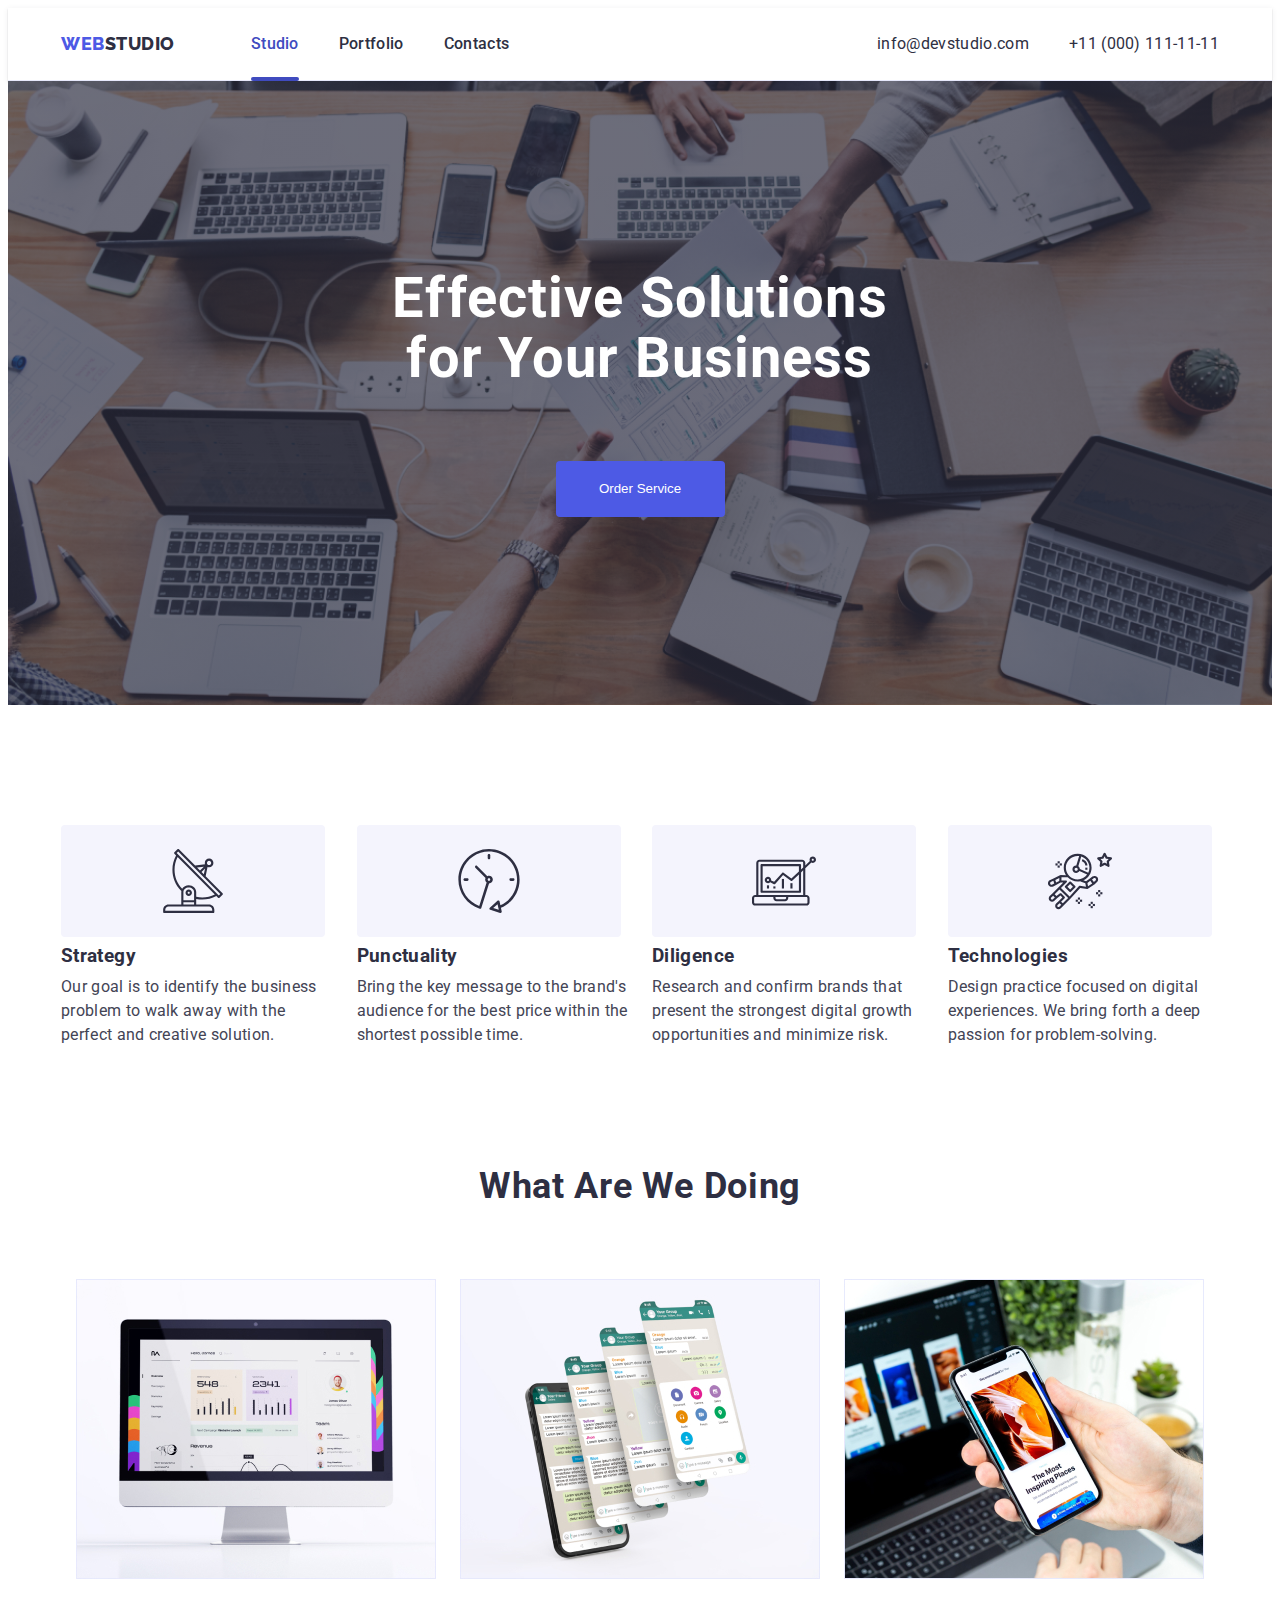
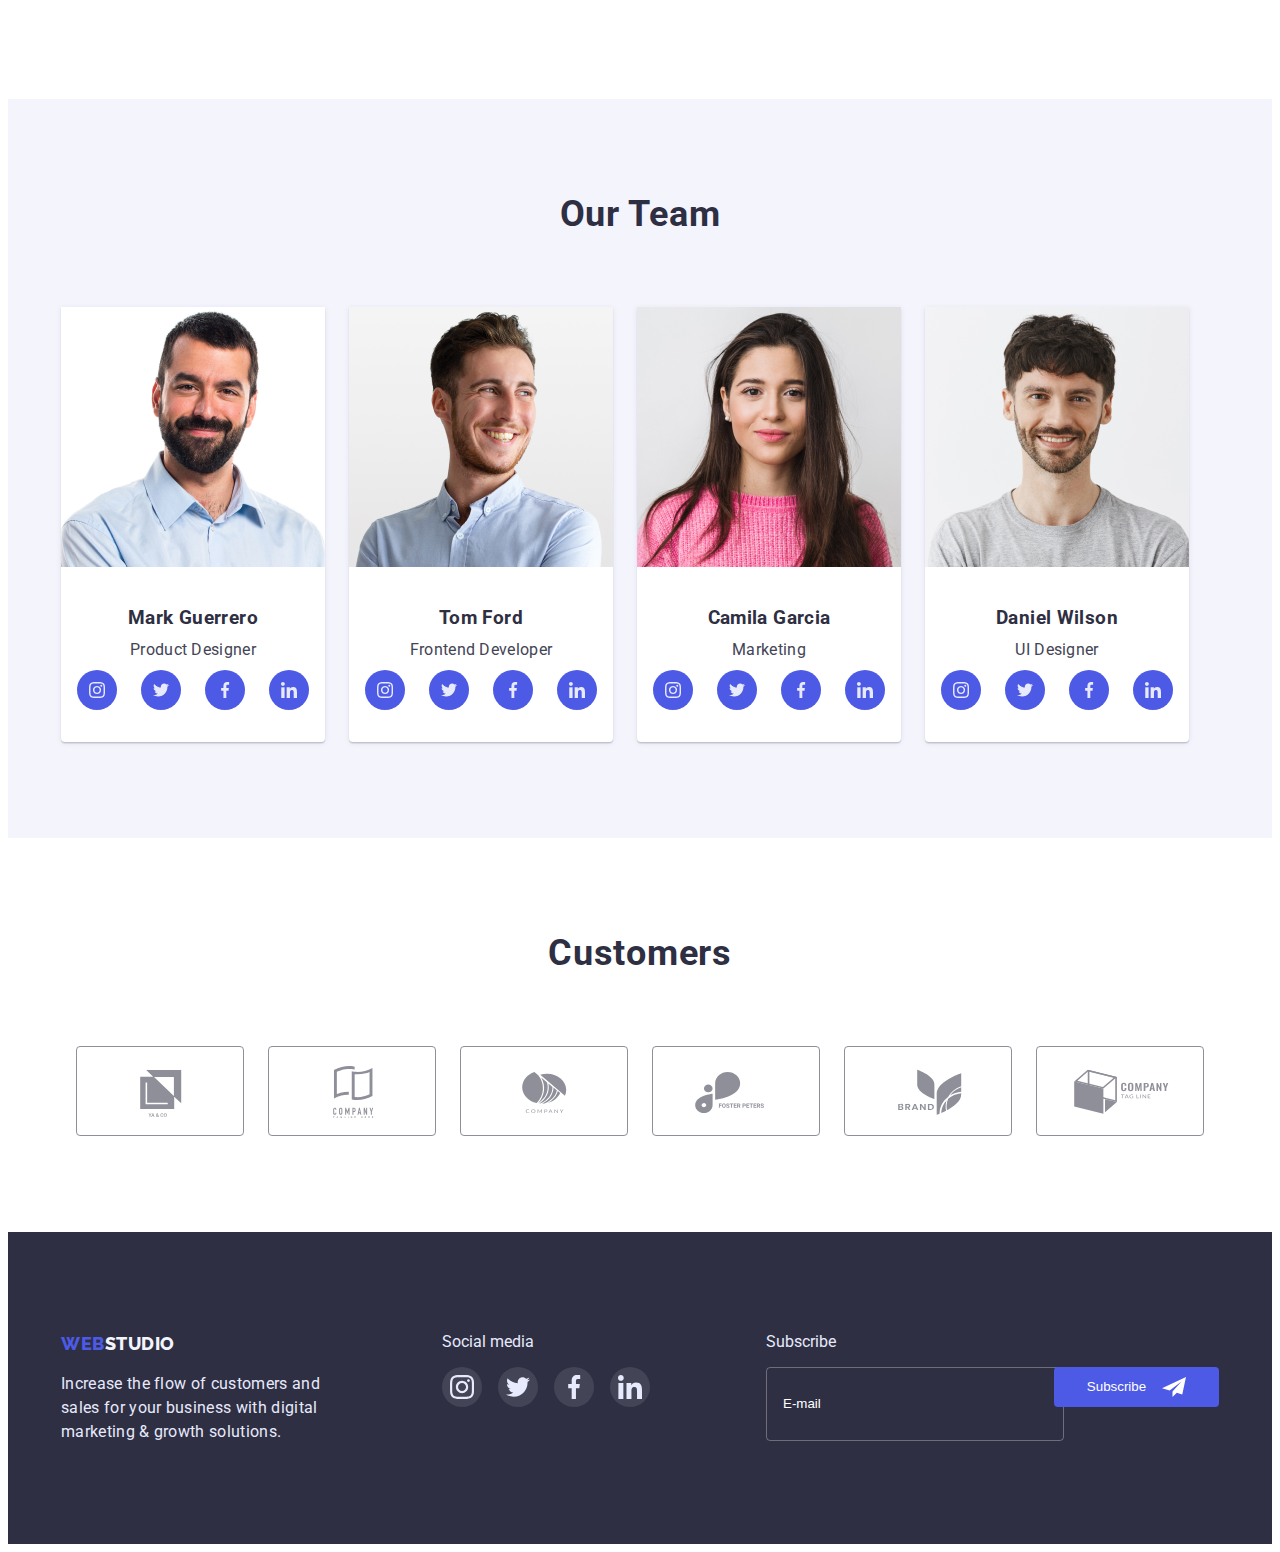
<file: index.html>
<!DOCTYPE html>
<html lang="en">
  <head>
    <meta charset="UTF-8" />
    <meta http-equiv="X-UA-Compatible" content="IE=edge" />
    <meta name="viewport" content="width=device-width, initial-scale=1.0" />
    <title>WebStudio</title>

    <link rel="preconnect" href="https://fonts.googleapis.com" />
    <link rel="preconnect" href="https://fonts.gstatic.com" crossorigin />
    <link
      href="https://fonts.googleapis.com/css2?family=Raleway:wght@800&family=Roboto:wght@400;500;700;900&display=swap"
      rel="stylesheet"
    />

    <link
      rel="stylesheet"
      href="https://cdnjs.cloudflare.com/ajax/libs/modern-normalize/1.1.0/modern-normalize.min.css"
      integrity="sha512-wpPYUAdjBVSE4KJnH1VR1HeZfpl1ub8YT/NKx4PuQ5NmX2tKuGu6U/JRp5y+Y8XG2tV+wKQpNHVUX03MfMFn9Q=="
      crossorigin="anonymous"
      referrerpolicy="no-referrer"
    />

    <link rel="stylesheet" href="./css/styles.css" />
  </head>

  <body>
    <!-- Шапка -->

    <header class="header">
      <div class="container">
<div class="container-header">
        <nav class="nav">
          <a class="logo-black" href="./index.html">Web<span>Studio</span></a>
          <ul class="nav-header">
            <li class="item studio-before active"><a class="nav-link studio" href="./index.html">Studio</a></li>
            <li class="item portfolio-before">
              <a class="nav-link" href="./portfolio.html">Portfolio</a>
            </li>
            <li class="item contacts-before"><a class="nav-link" href="#">Contacts</a></li>
          </ul>
        </nav>

        <address class="adress-container">
          <ul class="adress-link-header">
            <li class="item">
              <a class="adress-link" href="mailto:info@devstudio.com"
                >info@devstudio.com</a
              >
            </li>
            <li class="item">
              <a class="adress-link" href="tel:+110001111111"
                >+11 (000) 111-11-11</a
              >
            </li>
          </ul>
        </address>
       <button class="header-burger js-open-menu" type="button">
<svg class="mobile-menu-burger-icon" width="29" height="18">
<use href="./images/svg/icons.svg#icon-burger"></use>
</svg>
      </button>
      </div>
    <div class="mobile-menu js-menu-container">
      <button type="button" class="modal-close-btn js-close-menu" >
        <svg class="modal-mobile-menu js-close-menu" width="8" height="8">
        <use href="./images/svg/icons.svg#icon-close-model"></use>
        </svg>
      </button>

      <div class="mobile-menu-other">
        <div>
            <ul class="modal-window">
              <li class=""><a class="nav-link" href="./index.html">Studio</a></li>
              <li class="">
                <a class="nav-link" href="./portfolio.html">Portfolio</a>
              </li>
              <li class=""><a class="nav-link" href="#">Contacts</a></li>
            </ul>
        </div>

        <div>
          <address class="adress-container">
            <ul class="dress-link-header">
              <li class="item">
                <a class="adress-link window" href="tel:+110001111111"
                  >+11 (000) 111-11-11</a
                >
              </li>
              <li class="item">
                <a class="adress-link" href="mailto:info@devstudio.com"
                  >info@devstudio.com</a
                >
              </li>
            
            </ul>
          </address>

          <ul class="footer-social window">
            <li class="socials-item">
              <a class="footer-link-svg nobile" href="#">
                <svg class="footer-icon">
                  <use href="./images/svg/icons.svg#icon-instagram"></use>
                </svg>
              </a>
            </li>

            <li class="socials-item">
              <a class="footer-link-svg nobile" href="#">
                <svg class="footer-icon">
                  <use href="./images/svg/icons.svg#icon-twitter"></use>
                </svg>
              </a>
            </li>

            <li class="socials-item">
              <a class="footer-link-svg nobile" href="#">
                <svg class="footer-icon">
                  <use href="./images/svg/icons.svg#icon-facebook"></use>
                </svg>
              </a>
            </li>

            <li class="socials-item">
              <a class="footer-link-svg nobile" href="#">
                <svg class="footer-icon">
                  <use href="./images/svg/icons.svg#icon-linkedin"></use>
                </svg>
              </a>
            </li>
          </ul>
        </div>
      </div>

    </div>
      
    </header>

    <main>
      <!-- Верхний блок с кнопкой -->
      <section class="hero">
        <div class="container">
<h1 class="hero-title">Effective Solutions for Your Business</h1>
        <button class="head-button-home" type="button" data-modal-open>Order Service</button>
        </div>
        
      </section>

      <!-- Стратегии -->
      <section class="futures">
        <div class="container">
        <h2 class="visually-hidden">features</h2>
        <ul class="futures-info">
       
            <li class="futures-list">
             <div class="futures-bg">
              <svg class="futures-icon">
                <use href="./images/svg/icons.svg#icon-antenna"></use>
                    </svg>
             </div>
             
                <h3 class="futures-title">Strategy</h3>
                <p class="futures-text">
                  Our goal is to identify the business problem to walk away with the
                  perfect and creative solution.
                </p>
          </li>
       
          <li class="futures-list">
            <div class="futures-bg">
             <svg class="futures-icon">
               <use href="./images/svg/icons.svg#icon-clock"></use>
                   </svg>
            </div>
            
               <h3 class="futures-title">Punctuality</h3>
               <p class="futures-text">
                Bring the key message to the brand's audience for the best price
                within the shortest possible time.
               </p>
         </li>
         
         <li class="futures-list">
          <div class="futures-bg">
           <svg class="futures-icon">
             <use href="./images/svg/icons.svg#icon-diagram"></use>
                 </svg>
          </div>
          
             <h3 class="futures-title">Diligence</h3>
             <p class="futures-text">
              Research and confirm brands that present the strongest digital
              growth opportunities and minimize risk.
             </p>
         </li>
      
         <li class="futures-list">
          <div class="futures-bg">
           <svg class="futures-icon">
             <use href="./images/svg/icons.svg#icon-astronaut"></use>
                 </svg>
          </div>
          
             <h3 class="futures-title">Technologies</h3>
             <p class="futures-text">
              Design practice focused on digital experiences. We bring forth a
              deep passion for problem-solving.
             </p>
         </li>
        </ul></div>
        
      </section>

      <!-- Что мы делаем -->
      <section class="works">
        <div class="container">
          <h2 class="section-title">What are we doing</h2>
        <ul class="works-photo">
          <li>
             <img
    srcseet="./images/desc/doing/mac1x.jpg, ./images/desc/doing/mac@2x.jpg"
    src="./images/desc/doing/mac1x.jpg"
    alt="computer"
    width="360"
  />
          </li>
          <li>
            <img
    srcseet="./images/desc/doing/phones1x.jpg, ./images/desc/doing/phones@2x.jpg"
    src="./images/desc/doing/phones1x.jpg"
    alt="computer"
    width="360"/>
          </li>
          <li>
            <img
    srcseet="./images/desc/doing/hand-phone1x.jpg, ./images/desc/doing/hand-phone@2x.jpg"
    src="./images/desc/doing/hand-phone1x.jpg"
    alt="computer"
    width="360" />
          </li>
        </ul>
        </div>
        
      </section>

      <!-- Команда -->
      <section class="our-team">
        <div class="container">
     <h2 class="section-title">Our Team</h2>
        <ul class="team">
          <li class="team-cards">
            <img
    srcseet="./images/team/mark1x.jpg ./images/team/mark@2x.jpg"
    src="./images/team/mark1x.jpg"
    alt="Mark"
    width="100%" height="" />
            <div class="team-name">
              <h3 class="project-title">Mark Guerrero</h3>
              <p class="project-text">Product Designer</p>
              <ul class="socials-list">
                <li class="socials-item">
                    <a class="socials-link" href="#">
                      <svg class="socials-icon">
                        <use href="./images/svg/icons.svg#icon-instagram"></use>
                      </svg>
                    </a>
                  </li>
  
                  <li class="socials-item">
                    <a class="socials-link" href="#">
                      <svg class="socials-icon">
                        <use href="./images/svg/icons.svg#icon-twitter"></use>
                      </svg>
                    </a>
                  </li>
  
                  <li class="socials-item">
                    <a class="socials-link" href="#">
                      <svg class="socials-icon">
                        <use href="./images/svg/icons.svg#icon-facebook"></use>
                      </svg>
                    </a>
                  </li>
  
                  <li class="socials-item">
                    <a class="socials-link" href="#">
                      <svg class="socials-icon">
                        <use href="./images/svg/icons.svg#icon-linkedin"></use>
                      </svg>
                    </a>
                  </li>
              </ul>
            </div>
          </li>

          <li class="team-cards">
            <img
    srcseet="./images/team/tom1x.jpg ./images/team/tom@2x.jpg"
    src="./images/team/tom1x.jpg"
    alt="Tom"
    width="100%" height="" />
            <div class="team-name">
              <h3 class="project-title">Tom Ford</h3>
              <p class="project-text">Frontend Developer</p>
              <ul class="socials-list">
                <li class="socials-item">
                    <a class="socials-link" href="#">
                      <svg class="socials-icon">
                        <use href="./images/svg/icons.svg#icon-instagram"></use>
                      </svg>
                    </a>
                  </li>
  
                  <li class="socials-item">
                    <a class="socials-link" href="#">
                      <svg class="socials-icon">
                        <use href="./images/svg/icons.svg#icon-twitter"></use>
                      </svg>
                    </a>
                  </li>
  
                  <li class="socials-item">
                    <a class="socials-link" href="#">
                      <svg class="socials-icon">
                        <use href="./images/svg/icons.svg#icon-facebook"></use>
                      </svg>
                    </a>
                  </li>
  
                  <li class="socials-item">
                    <a class="socials-link" href="#">
                      <svg class="socials-icon">
                        <use href="./images/svg/icons.svg#icon-linkedin"></use>
                      </svg>
                    </a>
                  </li>
              </ul>
            </div>
          </li>

          <li class="team-cards">
             <img
    srcseet="./images/team/camila1x.jpg ./images/team/camila@2x.jpg"
    src="./images/team/camila1x.jpg"
    alt="Camila"
    width="100%" height=""
            />
            <div class="team-name">
              <h3 class="project-title">Camila Garcia</h3>
              <p class="project-text">Marketing</p>
              <ul class="socials-list">
                <li class="socials-item">
                    <a class="socials-link" href="#">
                      <svg class="socials-icon">
                        <use href="./images/svg/icons.svg#icon-instagram"></use>
                      </svg>
                    </a>
                  </li>
  
                  <li class="socials-item">
                    <a class="socials-link" href="#">
                      <svg class="socials-icon">
                        <use href="./images/svg/icons.svg#icon-twitter"></use>
                      </svg>
                    </a>
                  </li>
  
                  <li class="socials-item">
                    <a class="socials-link" href="#">
                      <svg class="socials-icon">
                        <use href="./images/svg/icons.svg#icon-facebook"></use>
                      </svg>
                    </a>
                  </li>
  
                  <li class="socials-item">
                    <a class="socials-link" href="#">
                      <svg class="socials-icon">
                        <use href="./images/svg/icons.svg#icon-linkedin"></use>
                      </svg>
                    </a>
                  </li>
              </ul>
            </div>
          </li>

          <li class="team-cards">
            <img
    srcseet="./images/team/daniel1x.jpg ./images/team/daniel@2x.jpg"
    src="./images/team/daniel1x.jpg"
    alt="Daniel"
    width="100%" height=""
            />
            <div class="team-name">
              <h3 class="project-title">Daniel Wilson</h3>
              <p class="project-text">UI Designer</p>
              <ul class="socials-list">
                <li class="socials-item">
                    <a class="socials-link" href="#">
                      <svg class="socials-icon">
                        <use href="./images/svg/icons.svg#icon-instagram"></use>
                      </svg>
                    </a>
                  </li>
  
                  <li class="socials-item">
                    <a class="socials-link" href="#">
                      <svg class="socials-icon">
                        <use href="./images/svg/icons.svg#icon-twitter"></use>
                      </svg>
                    </a>
                  </li>
  
                  <li class="socials-item">
                    <a class="socials-link" href="#">
                      <svg class="socials-icon">
                        <use href="./images/svg/icons.svg#icon-facebook"></use>
                      </svg>
                    </a>
                  </li>
  
                  <li class="socials-item">
                    <a class="socials-link" href="#">
                      <svg class="socials-icon">
                        <use href="./images/svg/icons.svg#icon-linkedin"></use>
                      </svg>
                    </a>
                  </li>
              </ul>
            </div>
          </li>
        </ul>
        </div>
       
      </section>
    </main>

<!-- Customers -->
<section class="customers">
<div class="container">
  <h2 class="section-title">Customers</h2>
  <ul class="customers-logo">
    <li class="customers-item">
                  <a class="customers-link" href="#">
                    <svg class="customers-icon">
                      <use href="./images/svg/icons.svg#icon-Logo"></use>
                    </svg>
                  </a>
                </li>

                <li class="customers-item">
                  <a class="customers-link" href="#">
                    <svg class="customers-icon">
                      <use href="./images/svg/icons.svg#icon-Logo1"></use>
                    </svg>
                  </a>
                </li>

                <li class="customers-item">
                  <a class="customers-link" href="#">
                    <svg class="customers-icon">
                      <use href="./images/svg/icons.svg#icon-Logo2"></use>
                    </svg>
                  </a>
                </li>

                <li class="customers-item">
                  <a class="customers-link" href="#">
                    <svg class="customers-icon">
                      <use href="./images/svg/icons.svg#icon-Logo3"></use>
                    </svg>
                  </a>
                </li>

                <li class="customers-item">
                  <a class="customers-link" href="#">
                    <svg class="customers-icon">
                      <use href="./images/svg/icons.svg#icon-Logo4"></use>
                    </svg>
                  </a>
                </li>

                <li class="customers-item">
                  <a class="customers-link" href="#">
                    <svg class="customers-icon">
                      <use href="./images/svg/icons.svg#icon-Logo5"></use>
                    </svg>
                  </a>
                </li>
  </ul>
</div>
</section>

    <!-- Footer -->
    <footer class="footer">
      <div class="container">
        <div>
          <a class="logo-white" href="./index.html">Web<span>Studio</span></a>
        <p class="footer-text">
          Increase the flow of customers and sales for your business with
          digital marketing & growth solutions.
        </p>
        </div>
        <div class="footer-social-media">
        <p>Social media</p>
        <ul class="footer-social">
          <li class="socials-item">
                  <a class="footer-link-svg" href="#">
                    <svg class="footer-icon">
                      <use href="./images/svg/icons.svg#icon-instagram"></use>
                    </svg>
                  </a>
                </li>

                <li class="socials-item">
                  <a class="footer-link-svg" href="#">
                    <svg class="footer-icon">
                      <use href="./images/svg/icons.svg#icon-twitter"></use>
                    </svg>
                  </a>
                </li>

                <li class="socials-item">
                  <a class="footer-link-svg" href="#">
                    <svg class="footer-icon">
                      <use href="./images/svg/icons.svg#icon-facebook"></use>
                    </svg>
                  </a>
                </li>

                <li class="socials-item">
                  <a class="footer-link-svg" href="#">
                    <svg class="footer-icon">
                      <use href="./images/svg/icons.svg#icon-linkedin"></use>
                    </svg>
                  </a>
                </li>
        </ul>
        
      </div>

      <form class="form-subscribe" name="contact-form-footer" autocomplete="off">
    <p>Subscribe</p>

<div class="footer-contact">
  <label class="form-label" for="user-email"></label>
     <span class="modal-form-footer"><input class="form-input-footer" id="user-email" type="email" name="user-email" placeholder="E-mail">
     </span>
    
     <button type="submit" class="modal-form-footer-bnt">Subscribe 
     <svg class="modal-close-btn-icon-footer" width="24" height="20">
     <use href="./images/svg/icons.svg#icon-telegram"></use>
     </svg>
     </button>
     </form>
</div>
      
     </footer>
    
 <!-- Modal -->
<div class="backdrop is-hidden" data-modal>
<div class="modal">
  <button type="button" class="modal-close-btn" data-modal-close>
  <svg class="modal-close-btn-icon-x" width="8" height="8">
  <use href="./images/svg/icons.svg#icon-close-model"></use>
</svg>
</button>

<form name="contact-form" autocomplete="off" novalidate>
  <p class="form-header">Leave your contacts and we will call you back</p>
  <label class="form-label" for="user-name">Name</label>
  <span class="modal-form-input-wrapper"><input class="form-input" id="user-name" type="text" name="user-name" required>
<svg class="modal-close-btn-icon" width="12" height="12">
  <use href="./images/svg/icons.svg#icon-user-name"></use>
</svg></span>

<label class="form-label" for="user-phone">Phone</label>
<span class="modal-form-input-wrapper"><input class="form-input" id="user-phone" type="tel" name="user-phone" required>
<svg class="modal-close-btn-icon" width="18" height="24">
  <use href="./images/svg/icons.svg#icon-phone"></use>
</svg></span>


<label class="form-label" for="user-email">Email</label>
<span class="modal-form-input-wrapper"><input class="form-input" id="user-email" type="email" name="user-email">
<svg class="modal-close-btn-icon" width="15" height="12">
  <use href="./images/svg/icons.svg#icon-mail"></use>
</svg></span>


<label class="form-label" for="user-comment">Comment</label>
<textarea class="form-input-mesege" class="textarea" name="user-comment" id="user-comment" placeholder="Text input"></textarea>

<input id="user-policy" type="checkbox" name="user-policy" class="modal-form-chek">
<label for="user-policy" class="modal-form-chek-desk">I accept the terms and conditions of the&nbsp; <a href="" class="privacy-policy">Privacy Policy</a> </label>
<button type="submit" class="modal-form-submit">Send</button>
</form>

</div>
</div>


      <script src="./js/modal.js"></script>
      <script defer src="js/mobile-menu.js"></script>
  </body>
</html>
</file>
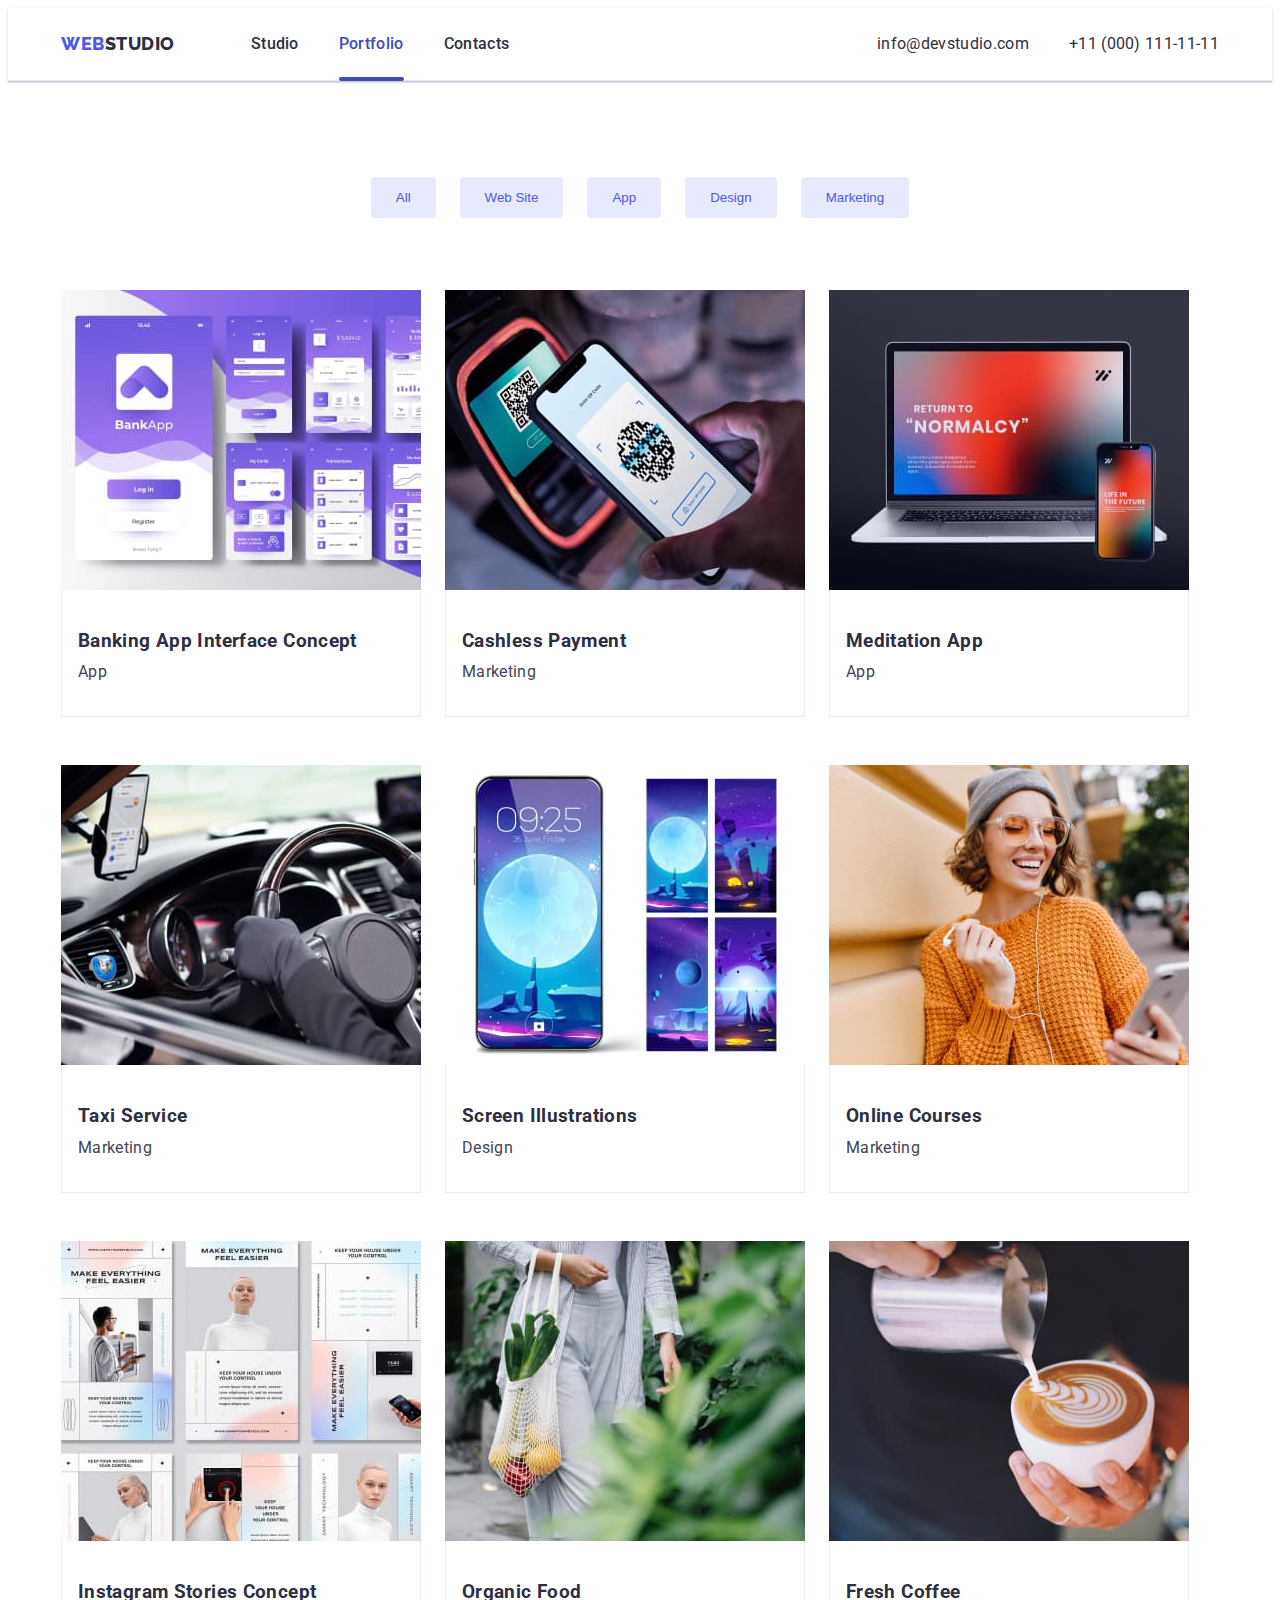
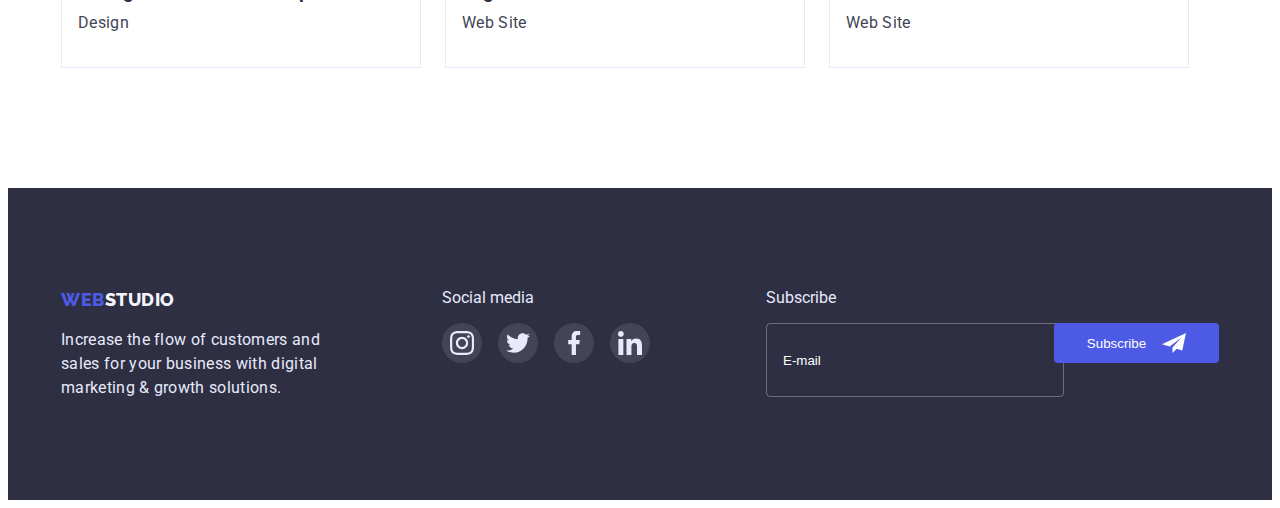
<file: portfolio.html>
<!DOCTYPE html>
<html lang="en">
  <head>
    <meta charset="UTF-8" />
    <meta http-equiv="X-UA-Compatible" content="IE=edge" />
    <meta name="viewport" content="width=device-width, initial-scale=1.0" />
    <title>Portfolio</title>

    <link rel="preconnect" href="https://fonts.googleapis.com" />
    <link rel="preconnect" href="https://fonts.gstatic.com" crossorigin />
    <link
      href="https://fonts.googleapis.com/css2?family=Raleway:wght@800&family=Roboto:wght@400;500;700;900&display=swap"
      rel="stylesheet"
    />

    <link
      rel="stylesheet"
      href="https://cdnjs.cloudflare.com/ajax/libs/modern-normalize/1.1.0/modern-normalize.min.css"
      integrity="sha512-wpPYUAdjBVSE4KJnH1VR1HeZfpl1ub8YT/NKx4PuQ5NmX2tKuGu6U/JRp5y+Y8XG2tV+wKQpNHVUX03MfMFn9Q=="
      crossorigin="anonymous"
      referrerpolicy="no-referrer"
    />

    <link rel="stylesheet" href="./css/styles.css" />
  </head>
  <body>
    <!-- Шапка -->

    <header class="header">
      <div class="container">
<div class="container-header">
        <nav class="nav">
          <a class="logo-black" href="./index.html">Web<span>Studio</span></a>
          <ul class="nav-header">
            <li class="item studio-before"><a class="nav-link" href="./index.html">Studio</a></li>
            <li class="item portfolio-before active">
              <a class="nav-link portfolio" href="./portfolio.html">Portfolio</a>
            </li>
            <li class="item contacts-before"><a class="nav-link" href="#">Contacts</a></li>
          </ul>
        </nav>

        <address class="adress-container">
          <ul class="adress-link-header">
            <li class="item">
              <a class="adress-link" href="mailto:info@devstudio.com"
                >info@devstudio.com</a
              >
            </li>
            <li class="item">
              <a class="adress-link" href="tel:+110001111111"
                >+11 (000) 111-11-11</a
              >
            </li>
          </ul>
        </address>
      </div>
    </header>

    <main>
      <!-- Верхний блок с кнопками -->

      <section class="portfolio-menu">
        <div class="container">
          <h1 style="display: none">Portfolio</h1>
  <ul class="head-flex">
          <li>
            <button class="head-button" type="button">All</button>
          </li>
          <li>
            <button class="head-button" type="button">Web Site</button>
          </li>
          <li>
            <button class="head-button" type="button">App</button>
          </li>
          <li>
            <button class="head-button" type="button">Design</button>
          </li>
          <li>
            <button class="head-button" type="button">Marketing</button>
          </li>
        </ul>

        <!-- Блок с фотографиями -->

        <ul class="gallery">
          <li>
            <a class="gallery-cards" href="#">
              <div class="team-list-img-wrapper">
                <img
                src="./images/portfolio/portfolio1.jpg"
                alt="Banking App"
                width="360"
              />
               <p class="overlay">
                14 Stylish and User-Friendly App Design Concepts · Task Manager App · Calorie Tracker App · Exotic Fruit Ecommerce App · Cloud Storage App
              </p>
              </div>
              <div class="gallery-photo">
                <h3 class="project-title">Banking App Interface Concept</h3>
                <p class="project-text">App</p>
              </div>
            </a>
          </li>

          <li>
            <a class="gallery-cards" href="#">
              <div class="team-list-img-wrapper">
                <img
                src="./images/portfolio/portfolio2.jpg"
                alt="Payment"
                width="360"
              />
              <p class="overlay">
                14 Stylish and User-Friendly App Design Concepts · Task Manager App · Calorie Tracker App · Exotic Fruit Ecommerce App · Cloud Storage App
              </p>
              </div>
              <div class="gallery-photo">
                <h3 class="project-title">Cashless Payment</h3>
                <p class="project-text">Marketing</p>
              </div>
            </a>
          </li>

          <li>
            <a class="gallery-cards" href="#">
              <div class="team-list-img-wrapper">
                <img
                src="./images/portfolio/portfolio3.jpg"
                alt="Meditation"
                width="360"
              />
               <p class="overlay">
                14 Stylish and User-Friendly App Design Concepts · Task Manager App · Calorie Tracker App · Exotic Fruit Ecommerce App · Cloud Storage App
              </p>
              </div>
              <div class="gallery-photo">
                <h3 class="project-title">Meditation App</h3>
                <p class="project-text">App</p>
              </div>
            </a>
          </li>

          <li>
            <a class="gallery-cards" href="#">
              <div class="team-list-img-wrapper">
                 <img
                src="./images/portfolio/portfolio4.jpg"
                alt="Service"
                width="360"
              />
               <p class="overlay">
                14 Stylish and User-Friendly App Design Concepts · Task Manager App · Calorie Tracker App · Exotic Fruit Ecommerce App · Cloud Storage App
              </p>
              </div>
              <div class="gallery-photo">
                <h3 class="project-title">Taxi Service</h3>
                <p class="project-text">Marketing</p>
              </div>
            </a>
          </li>

          <li>
            <a class="gallery-cards" href="#">
              <div class="team-list-img-wrapper">
                <img
                src="./images/portfolio/portfolio5.jpg"
                alt="Screen"
                width="360"
              />
               <p class="overlay">
                14 Stylish and User-Friendly App Design Concepts · Task Manager App · Calorie Tracker App · Exotic Fruit Ecommerce App · Cloud Storage App
              </p>
              </div>
              <div class="gallery-photo">
                <h3 class="project-title">Screen Illustrations</h3>
                <p class="project-text">Design</p>
              </div>
            </a>
          </li>

          <li>
            <a class="gallery-cards" href="#">
              <div class="team-list-img-wrapper">
                <img
                src="./images/portfolio/portfolio6.jpg"
                alt="Online Courses"
                width="360"
              />
               <p class="overlay">
                14 Stylish and User-Friendly App Design Concepts · Task Manager App · Calorie Tracker App · Exotic Fruit Ecommerce App · Cloud Storage App
              </p>
              </div>
              <div class="gallery-photo">
                <h3 class="project-title">Online Courses</h3>
                <p class="project-text">Marketing</p>
              </div>
            </a>
          </li>

          <li>
            <a class="gallery-cards" href="#">
              <div class="team-list-img-wrapper">
                <img
                src="./images/portfolio/portfolio7.jpg"
                alt="Stories Concept"
                width="360"
              />
               <p class="overlay">
                14 Stylish and User-Friendly App Design Concepts · Task Manager App · Calorie Tracker App · Exotic Fruit Ecommerce App · Cloud Storage App
              </p>
              </div>
              <div class="gallery-photo">
                <h3 class="project-title">Instagram Stories Concept</h3>
                <p class="project-text">Design</p>
              </div>
            </a>
          </li>

          <li>
            <a class="gallery-cards" href="#">
              <div class="team-list-img-wrapper">
                <img
                src="./images/portfolio/portfolio8.jpg"
                alt="Organic Food"
                width="360"
              />
               <p class="overlay">
                14 Stylish and User-Friendly App Design Concepts · Task Manager App · Calorie Tracker App · Exotic Fruit Ecommerce App · Cloud Storage App
              </p>
              </div>
              <div class="gallery-photo">
                <h3 class="project-title">Organic Food</h3>
                <p class="project-text">Web Site</p>
              </div>
            </a>
          </li>

          <li>
            <a class="gallery-cards" href="#">
              <div class="team-list-img-wrapper">
                <img
                src="./images/portfolio/portfolio9.jpg"
                alt="Coffee"
                width="360"
              />
               <p class="overlay">
                14 Stylish and User-Friendly App Design Concepts · Task Manager App · Calorie Tracker App · Exotic Fruit Ecommerce App · Cloud Storage App
              </p>
              </div>
              <div class="gallery-photo">
                <h3 class="project-title">Fresh Coffee</h3>
                <p class="project-text">Web Site</p>
              </div>
            </a>
          </li>
        </ul>
        </div>
      
      </section>
    </main>

    <!-- Footer -->
        <footer class="footer">
      <div class="container footer">
        <div>
          <a class="logo-white" href="./index.html">Web<span>Studio</span></a>
        <p class="footer-text">
          Increase the flow of customers and sales for your business with
          digital marketing & growth solutions.
        </p>
        </div>
        <div>
        <p>Social media</p>
        <ul class="footer-social">
          <li class="socials-item">
                  <a class="footer-link-svg" href="#">
                    <svg class="footer-icon">
                      <use href="./images/svg/icons.svg#icon-instagram"></use>
                    </svg>
                  </a>
                </li>

                <li class="socials-item">
                  <a class="footer-link-svg" href="#">
                    <svg class="footer-icon">
                      <use href="./images/svg/icons.svg#icon-twitter"></use>
                    </svg>
                  </a>
                </li>

                <li class="socials-item">
                  <a class="footer-link-svg" href="#">
                    <svg class="footer-icon">
                      <use href="./images/svg/icons.svg#icon-facebook"></use>
                    </svg>
                  </a>
                </li>

                <li class="socials-item">
                  <a class="footer-link-svg" href="#">
                    <svg class="footer-icon">
                      <use href="./images/svg/icons.svg#icon-linkedin"></use>
                    </svg>
                  </a>
                </li>
        </ul>
       </div>

<form name="contact-form-footer" autocomplete="off">
    <p>Subscribe</p>

<div class="footer-contact">
  <label class="form-label" for="user-email"></label>
     <span class="modal-form-footer"><input class="form-input-footer" id="user-email" type="email" name="user-email" placeholder="E-mail">
     </span>
    
     <button type="submit" class="modal-form-footer-bnt">Subscribe 
     <svg class="modal-close-btn-icon-footer" width="24" height="20">
     <use href="./images/svg/icons.svg#icon-telegram"></use>
     </svg>
     </button>
     </form>
</div>

      </div>
      
      
    </footer>
      </div>
      
  </body>
</html>
</file>
<file: css/styles.css>
:root {
  --color-brand: #4d5ae5;
  --color-primary: #fff;
  --color-secondary: #2e2f42;
  --color-button: #e7e9fc;
  --color-title-h2: #2e2f42;
  --color-future-text: #434455;
  --color-future-title: #2e2f42;
}

body {
  font-family: "roboto", "tahoma", "verdana", sans-serif;
  color: var(--color-secondary);
  background-color: var(--color-primary);
  font-size: 16px;
}

h1,
h2,
h3,
h4,
h5,
h6,
p,
ul {
  margin: 0;
}

ul {
  list-style: none;
  padding: 0;
}

img {
  display: block;
  object-fit: cover;
}

a {
  text-decoration: none;
}

/* Логотип */
.logo-black {
  font-family: "Raleway";
  font-weight: 800;
  font-size: 18px;
  line-height: 1.33;
  letter-spacing: 0.03em;
  text-transform: uppercase;
  color: var(--color-brand);
}

.studio-before.active::after,
.portfolio-before.active::after,
.contacts-before.active::after {
  display: block;
  content: "";
  width: 100%;
  height: 4px;
  background-color: #404bbf;
  border-radius: 2px;

  position: absolute;
  bottom: -25px;
}

.item.studio-before,
.portfolio-before,
.contacts-before {
  position: relative;
}

/* .studio-before.active {
  width: 100%;
  height: 4px;
  background-color: #404bbf;
} */

.logo-white {
  font-family: "Raleway";
  font-weight: 800;
  font-size: 18px;
  line-height: 1.33;
  letter-spacing: 0.03em;
  text-transform: uppercase;
  color: var(--color-brand);
  margin-bottom: 16px;
  display: block;
}

.logo-black span {
  color: var(--color-secondary);
}

.logo-white span {
  color: #f4f4fd;
}

/* header */

.nav {
  display: flex;
}

.adress-link-header {
  display: flex;
}

.adress-link-header .item + .item {
  margin-left: 40px;
}

.adress-link-header .item {
  margin-left: auto;
}

@media screen and (max-width: 428px) {
  .adress-link-header {
    display: none;
  }
}

@media screen and (max-width: 767px) {
  .adress-link-header {
    display: none;
  }
}

@media screen and (max-width: 1157px) {
  .adress-link-header {
    flex-direction: column;
  }
  .adress-link-header .item + .item {
    margin-left: 0;
    margin-top: 12px;
  }
  .adress-link-header .item {
    text-align: right;
  }
}

@media screen and (max-width: 428px) {
  .adress-link-header {
    display: none;
  }
}

.mobile-menu-other {
  display: flex;
  justify-content: space-between;
  flex-direction: column;
  height: 100%;
  padding-bottom: 40px;
}

.header-burger {
  background-color: transparent;
  border: none;
}

@media screen and (min-width: 428px) {
  .header-burger {
    /* display: none; */
  }
}

@media screen and (min-width: 767px) {
  .header-burger {
    display: none;
  }
}

/* Mobile Menu */
.mobile-menu {
  position: fixed;
  top: 0;
  bottom: 0;
  right: 0;
  width: 100%;
  height: 100%;

  background-color: white;
  transform: translateX(100%);
  transition: background-color 250ms cubic-bezier(0.4, 0, 0.2, 1),
    color 250ms ease;

  padding-left: 40px;
  padding-right: 40px;
  padding-top: 60px;
}

@media screen and (min-width: 768px) {
  .mobile-menu {
    display: none;
  }
}

.mobile-menu.is-open {
  transform: translateX(0%);
}

.modal-window {
  font-size: 36px;
  font-weight: 700;
  line-height: 2.37;
  letter-spacing: 0.02em;

  transition: color 250ms cubic-bezier(0.4, 0, 0.2, 1);
}

.adress-link.window {
  font-size: 34px;
  font-weight: 700;
  line-height: 2.37;
  letter-spacing: 0.02em;
  color: #4d5ae5;
  transition: color 250ms cubic-bezier(0.4, 0, 0.2, 1);
}

@media screen and (max-width: 320px) {
  .adress-link.window {
    font-size: 24px;
  }
}

.footer-social.window {
  gap: 56px;
}

@media screen and (max-width: 428px) {
  .footer-social.window {
    gap: 56px;
    font-size: 34px;
  }
}

@media screen and (max-width: 320px) {
  .footer-social.window {
    gap: 32px;
  }
}

.footer-link-svg.nobile {
  background-color: #4d5ae5;
  width: 40px;
  height: 40px;
}

.adress-container {
  margin-left: auto;
}

.container-header {
  display: flex;
  align-items: center;
  height: 72px;
}

@media screen and (min-width: 768px) {
  .container-header {
    max-width: 768px;
  }
}

@media screen and (min-width: 1158px) {
  .container-header {
    max-width: 1158px;
    align-items: center;
  }
}

.nav-link {
  color: var(--color-secondary);
  font-weight: 500;
  line-height: 1.5;
  letter-spacing: 0.02em;
  padding-top: 24px;
  padding-bottom: 24px;
  transition: color 250ms cubic-bezier(0.4, 0, 0.2, 1);
}

.nav-link.studio,
.nav-link.portfolio,
.nav-link.contacts {
  color: #404bbf;
}

.nav-header {
  display: none;
}

@media screen and (min-width: 768px) {
  .nav-header {
    display: flex;
    margin-left: 76px;
    gap: 40px;

    padding: 0px;
  }
}

@media screen and (min-width: 1158px) {
  .nav-header {
  }
}

.adress-link {
  font-style: normal;
  color: var(--color-secondary);
  line-height: 1.5;
  letter-spacing: 0.02em;
  transition: color 250ms cubic-bezier(0.4, 0, 0.2, 1);
  font-size: 12px;
}

@media screen and (min-width: 1158px) {
  .adress-link {
    font-size: 16px;
  }
}

@media screen and (max-width: 767px) {
  .adress-link {
    font-size: 20px;
  }
}

@media screen and (max-width: 1157px) {
  .adress-link {
  }
}

.nav-link:hover,
.nav-link:focus {
  color: var(--color-brand);
}

.adress-link:hover {
  color: var(--color-brand);
}

/* Header home */
.hero {
  background-image: linear-gradient(
      rgba(46, 47, 66, 0.7),
      rgba(46, 47, 66, 0.7)
    ),
    url(../images/desc/hero-desk1x.jpg);
  background-repeat: no-repeat;
  background-position: center;
  background-size: cover;

  padding-top: 188px;
  padding-bottom: 188px;
  text-align: center;

  max-width: 1440px;
  margin: 0 auto;
}

@media screen and (max-width: 768px) {
  .hero {
    padding-top: 112px;
    padding-bottom: 112px;
  }
}

@media (min-device-pixel-ratio: 2),
  (min-resolution: 192dpi),
  (min-resolution: 2dppx) {
  .hero {
    background-image: linear-gradient(
        rgba(46, 47, 66, 0.7),
        rgba(46, 47, 66, 0.7)
      ),
      url(../images/desc/hero-desk@2x.jpg);
  }
}

@media screen and (max-width: 768px) {
  .hero {
    background-image: linear-gradient(
        rgba(46, 47, 66, 0.7),
        rgba(46, 47, 66, 0.7)
      ),
      url(../images/tab/hero-tab1x.jpg);

    max-width: 768px;
    margin: 0 auto;
  }
  @media (min-device-pixel-ratio: 2),
    (min-resolution: 192dpi),
    (min-resolution: 2dppx) {
    .hero {
      background-image: linear-gradient(
          rgba(46, 47, 66, 0.7),
          rgba(46, 47, 66, 0.7)
        ),
        url(../images/tab/hero-tab@2x.jpg);
    }
  }
}

@media screen and (max-width: 428px) {
  .hero {
    background-image: linear-gradient(
        rgba(46, 47, 66, 0.7),
        rgba(46, 47, 66, 0.7)
      ),
      url(../images/mob/hero-mob1x.jpg);

    max-width: 428px;
    max-height: 432px;
    margin: 0 auto;
  }
  @media (min-device-pixel-ratio: 2),
    (min-resolution: 192dpi),
    (min-resolution: 2dppx) {
    .hero {
      background-image: linear-gradient(
          rgba(46, 47, 66, 0.7),
          rgba(46, 47, 66, 0.7)
        ),
        url(../images/mob/hero-mob2x@2x.jpg);
    }
  }
}

.hero-title {
  font-size: 56px;
  line-height: 1.07;
  text-align: center;
  letter-spacing: 0.02em;
  color: var(--color-primary);
  max-width: 500px;
  margin-left: auto;
  margin-right: auto;
}

@media screen and (max-width: 768px) {
  .hero-title {
    font-size: 56px;
    line-height: 1.07;
    text-align: center;
    letter-spacing: 0.02em;
    color: var(--color-primary);
    max-width: 500px;
    margin-left: auto;
    margin-right: auto;
  }
}

@media screen and (max-width: 428px) {
  .hero-title {
    font-size: 36px;
    max-width: 320px;
  }
}

/* Button */

.head-button-home {
  background-color: var(--color-brand);
  color: var(--color-primary);
  border-radius: 4px;

  margin-top: 72px;

  padding: 16px 32px;

  width: 169px;
  height: 56px;

  border: none;
  cursor: pointer;

  transition: background-color 250ms cubic-bezier(0.4, 0, 0.2, 1);
}

.head-button-home:hover,
.head-button-home:focus {
  background-color: #404bbf;
}

.head-button {
  background-color: var(--color-button);
  color: var(--color-brand);
  border: 1px solid var(--color-button);
  border-radius: 4px;
  padding: 12px 24px;
  cursor: pointer;

  transition: background-color 250ms cubic-bezier(0.4, 0, 0.2, 1),
    color 250ms cubic-bezier(0.4, 0, 0.2, 1),
    box-shadow 250ms cubic-bezier(0.4, 0, 0.2, 1);
}

.head-flex {
  display: flex;
  gap: 24px;
  justify-content: center;
  margin-bottom: 72px;
}

.head-button:hover,
.head-button:focus {
  background-color: var(--color-brand);
  color: var(--color-primary);
  box-shadow: 0px 3px 1px rgba(0, 0, 0, 0.1), 0px 2px 1px rgba(0, 0, 0, 0.08),
    0px 2px 2px rgba(0, 0, 0, 0.12);
}

/* FUTURES */
.futures-info {
  display: flex;
  gap: 24px;
}

.futures-list {
  flex-basis: calc((100% - 24px) / 2);
}

@media screen and (max-width: 1158px) {
  .futures-info {
    display: grid;
    grid-template-columns: repeat(2, 1fr);
    grid-template-rows: repeat(2, 1fr);
  }
}

@media screen and (max-width: 768px) {
  .futures-info {
    flex-wrap: wrap;
    gap: 72px 24px;
    justify-content: center;
    display: flex;
  }
}

@media screen and (max-width: 428px) {
  .futures-info {
    justify-content: stretch;
  }
  .futures-list {
    flex-basis: 100%;
  }
}

.futures {
  padding-top: 120px;
}

@media screen and (max-width: 768px) {
  .futures {
    padding-top: 96px;
    padding-bottom: 96px;
  }
}

.futures-bg {
  width: 264px;
  height: 112px;
  background-color: #f4f4fd;
  border-radius: 4px;
  fill: #2e2f42;

  display: flex;
  justify-content: center;
  align-items: center;
}

@media screen and (max-width: 1158px) {
  .futures-bg {
    display: none;
  }
}

.futures-icon {
  width: 64px;
  height: 64px;
}

.visually-hidden {
  display: none;
}

/* WORKS */
.works {
  padding-top: 120px;
  padding-bottom: 120px;
}

@media screen and (max-width: 1158px) {
  .works {
    display: none;
  }
}

.works-photo {
  display: flex;
  justify-content: center;
  gap: 24px;
}

/* TEAM */
.our-team {
  background-color: #f4f4fd;
  padding-top: 96px;
  padding-bottom: 96px;
}
.team {
  display: flex;
  gap: 24px;
}

@media screen and (max-width: 1158px) {
  .team {
    display: grid;
    grid-template-columns: repeat(2, 1fr);
    grid-template-rows: repeat(2, 1fr);
    justify-content: center;
  }
}

@media screen and (max-width: 768px) {
  .team {
    flex-wrap: wrap;

    justify-content: center;
    display: flex;
  }
}

.footer-text {
  color: #e7e9fc;
  line-height: 1.5;
  letter-spacing: 0.02em;
  width: 264px;

  display: block;
}

@media screen and (max-width: 768px) {
  .footer-text {
    margin-right: 24px;
  }
}

@media screen and (max-width: 428px) {
  .footer-text {
    margin-right: 0px;
  }
}

.futures-title,
.project-title {
  font-weight: 700;
  line-height: 1.2;
  letter-spacing: 0.02em;
  color: var(--color-future-title);
  justify-content: center;
  margin-top: 8px;
}

@media screen and (max-width: 768px) {
  .futures-title {
    font-size: 36px;
  }
}

@media screen and (max-width: 428px) {
  .futures-title {
    text-align: center;
  }
}

.futures-text,
.project-text {
  line-height: 1.5;
  letter-spacing: 0.02em;
  color: var(--color-future-text);
  margin-top: 8px;
}

@media screen and (max-width: 320px) {
  .futures-text {
    width: 296px;
  }
}

.section-title {
  font-size: 36px;
  line-height: 1.11;
  text-align: center;
  letter-spacing: 0.02em;
  text-transform: capitalize;
  color: var(--color-title-h2);
  margin-bottom: 72px;
}

/* FOOTER */
.footer {
  background-color: var(--color-secondary);
  color: var(--color-button);
  padding-top: 100px;
  padding-bottom: 100px;

  display: flex;
  justify-content: center;
}

/* TEAM */
.team-cards {
  background-color: var(--color-primary);
  box-shadow: #2e2f42;
  box-shadow: 0px 1px 6px rgba(46, 47, 66, 0.08),
    0px 1px 1px rgba(46, 47, 66, 0.16), 0px 2px 1px rgba(46, 47, 66, 0.08);
  border-radius: 0px 0px 4px 4px;
}

.team-name {
  text-align: center;
  padding: 32px 0;
}

/* GALLERY */
.gallery {
  display: flex;
  flex-wrap: wrap;
  gap: 48px 24px;
}

.gallery-photo {
  padding-top: 32px;
  padding-bottom: 32px;
  padding-left: 16px;

  border-left: 1px solid #e7e9fc;
  border-right: 1px solid #e7e9fc;
  border-bottom: 1px solid #e7e9fc;
}

.gallery-cards {
  transition: box-shadow 250ms cubic-bezier(0.4, 0, 0.2, 1);
}

.gallery-cards:hover {
  display: block;
  box-shadow: 0px 1px 6px rgba(46 47 66 / 8%), 0px 1px 1px rgba(46 47 66 / 16%),
    0px 2px 1px rgba(46 47 66 / 8%);
}

.overlay {
  position: absolute;
  color: #f4f4fd;
  background-color: #4d5ae5;
  width: 100%;
  height: 100%;
  top: 0;
  left: 0;

  padding-top: 40px;
  padding-bottom: 164px;
  padding-left: 32px;
  padding-right: 32px;

  line-height: 1.5;

  overflow: auto;

  transform: translatey(100%);
  transition: transform 250ms ease;
}

.team-list-img-wrapper {
  position: relative;
  overflow: hidden;
}

/* @media screen and (max-width: 1158px) {
  .team-photo {
    height: 360px;
  }
} */

.gallery-cards:hover .overlay,
.gallery-cards:focus .overlay {
  transform: translate(0, 0);
}

.header {
  border-bottom: 1px solid #e7e9fc;

  box-shadow: 0px 1px 6px rgba(46 47 66 / 8%), 0px 1px 1px rgba(46 47 66 / 16%),
    0px 2px 1px rgba(46 47 66 / 8%);
}

.container {
  max-width: 428px;
  padding: 0 15px;
  margin: 0 auto;
}

@media screen and (min-width: 768px) {
  .container {
    max-width: 768px;
  }
}

@media screen and (min-width: 1158px) {
  .container {
    max-width: 1158px;
  }
}

.portfolio-menu {
  padding-top: 96px;
  padding-bottom: 120px;
}

/* Socials */
.socials-list {
  display: flex;
  justify-content: center;
  gap: 24px;
  margin-top: 8px;
}

.socials-item {
  width: 40px;
  height: 40px;
}

.socials-link {
  display: flex;
  align-items: center;
  justify-content: center;
  width: 100%;
  height: 100%;
  fill: var(--color-button);
  background-color: #4d5ae5;
  border-radius: 50%;

  transition: background-color 250ms cubic-bezier(0.4, 0, 0.2, 1);
}

.socials-link:hover,
.socials-link:focus {
  fill: var(--color-button);
  background-color: #404bbf;
}

.socials-icon {
  width: 16px;
  height: 16px;
}

/* Customers */
.customers-logo {
  display: flex;
  justify-content: center;
  gap: 24px;
}

@media screen and (max-width: 1158px) {
  .customers-logo {
    display: grid;
    grid-template-columns: repeat(3, 1fr);
    grid-template-rows: repeat(2, 1fr);
    justify-content: center;
  }
}

@media screen and (max-width: 768px) {
  .customers-logo {
    flex-wrap: wrap;

    justify-content: center;
    display: flex;
  }
}

@media screen and (max-width: 428px) {
  .customers-logo {
    grid-template-columns: repeat(2, 1fr);
    grid-template-rows: repeat(2, 1fr);
  }
}

.customers-icon {
  width: 104px;
  height: 56px;
}

.customers-item {
  width: 168px;
}

@media screen and (max-width: 427px) {
  .customers-item {
    width: 128px;
  }
}

.customers-link {
  display: flex;
  align-items: center;
  justify-content: center;
  border: 1px solid #8e8f99;
  border-radius: 4px;

  height: 88px;
  border-color: #8e8f99;
  fill: #8e8f99;

  transition: fill 250ms cubic-bezier(0.4, 0, 0.2, 1),
    border-color 250ms cubic-bezier(0.4, 0, 0.2, 1);
}

.customers-link:hover,
.customers-link:focus {
  fill: #404bbf;
  border-color: #404bbf;
}

.customers {
  padding-top: 96px;
  padding-bottom: 96px;
}

/* Footer */
.footer-icon {
  width: 24px;
  height: 24px;
}

.footer-link-svg {
  display: flex;
  align-items: center;
  justify-content: center;
  width: 100%;
  height: 100%;
  fill: var(--color-button);
  background-color: rgba(255, 255, 255, 0.1);
  border-radius: 50%;

  transition: background-color 250ms cubic-bezier(0.4, 0, 0.2, 1);
}

.footer-link-svg:hover,
.footer-link-svg:focus {
  fill: var(--color-button);
  background-color: #31d0aa;
}

.footer-social {
  display: flex;
  gap: 16px;
  margin-top: 16px;
}

.footer .container {
  display: flex;
  justify-content: center;
  flex-wrap: wrap;

  width: 100%;
}

@media screen and (max-width: 768px) {
  .footer .container {
    justify-content: center;
  }
}

@media screen and (min-width: 1158px) {
  .footer .container {
    justify-content: space-between;
  }
}

@media screen and (max-width: 1158px) {
  .form-subscribe {
    margin-top: 72px;
  }
}

@media screen and (max-width: 428px) {
  form,
  .logo-white,
  .footer-social-media {
    text-align: center;
  }
}

@media screen and (max-width: 428px) {
  .footer-social-media {
    margin-top: 72px;
  }
}

@media screen and (max-width: 768px) {
  .form-subscribe {
    width: 500px;
  }
}

/* Modal window */

.backdrop {
  position: fixed;
  z-index: 100;
  top: 0;
  left: 0;
  width: 100%;
  height: 100%;
  background-color: rgba(46, 47, 66, 0.4);
  transition: opacity 250ms cubic-bezier(0.4, 0, 0.2, 1),
    visibility 250ms cubic-bezier(0.4, 0, 0.2, 1);
}

.backdrop.is-hidden {
  opacity: 0;
  visibility: hidden;
  pointer-events: none;
}

.modal {
  position: absolute;
  top: 50%;
  left: 50%;
  transform: translate(-50%, -50%);
  max-width: 408px;
  width: 95%;
  min-height: 584px;
  background-color: #fcfcfc;
  border-radius: 4px;
  overflow: auto;

  padding-top: 72px;
  padding-bottom: 24px;
  padding-left: 24px;
  padding-right: 24px;
}

.modal-close-btn {
  position: absolute;
  top: 24px;
  right: 24px;
  display: flex;
  justify-content: center;
  align-items: center;
  width: 24px;
  height: 24px;
  border-radius: 50%;
  background-color: #e7e9fc;
  border: 1px solid rgba(0, 0, 0, 0.1);
  padding: 0;
  cursor: pointer;

  transition: background-color 250ms cubic-bezier(0.4, 0, 0.2, 1),
    color 250ms ease;
}

.modal-close-btn:hover,
.modal-close-btn:focus {
  background-color: var(--color-brand);
}

.modal-close-btn:hover,
.modal-close-btn:focus {
  fill: var(--color-button);
  transition: background-color 250ms cubic-bezier(0.4, 0, 0.2, 1),
    color 250ms ease;
}

/* INPUT */

/* .textarea {
  resize: none;
} */

label {
  display: block;
  font-size: 12px;
  line-height: 1.16;
  font-weight: 400;
  margin-bottom: 4px;
  color: #8e8f99;
  text-align: left;
}

.form-input {
  resize: none;
  width: 100%;

  border: 1px solid rgba(0, 0, 0, 0.2);
  border-radius: 4px;
  padding-left: 38px;

  height: 40px;
}

.form-input:focus {
  border: 1px solid #4d5ae5;
  outline: none;

  transition: border 250ms cubic-bezier(0.4, 0, 0.2, 1), color 250ms ease;
}

.form-input-mesege {
  border: 1px solid rgba(0, 0, 0, 0.2);
}

textarea {
  height: 120px;
  resize: none;
  padding: 8px 16px;
  border-radius: 4px;
}

textarea:focus {
  outline: none;
  border: 1px solid #4d5ae5;

  transition: color 250ms, cubic-bezier(0.4, 0, 0.2, 1);
}

textarea::placeholder {
  color: rgba(117, 117, 117, 0.5);
}

form {
  display: flex;
  flex-direction: column;
}

.modal-form-input-wrapper {
  display: block;
  position: relative;
  margin-bottom: 8px;
}

.modal-close-btn-icon {
  position: absolute;
  top: 50%;
  left: 12px;

  transform: translate(0, -50%);
}

.form-input:focus + .modal-close-btn-icon {
  fill: #4d5ae5;
}

.form-header {
  display: flex;
  justify-content: center;

  font-size: 16px;
  line-height: 1.5;

  margin-bottom: 16px;
}

.modal-form-chek-desk {
  font-size: 12px;
  display: flex;
  align-items: center;
  margin-bottom: 24px;
  margin-top: 16px;
}

.modal-form-chek {
  appearance: none;
}

.modal-form-chek-desk::before {
  display: block;
  border: 1px solid #2e2f42;
  height: 16px;
  width: 16px;
  content: "";

  border-radius: 4px;
  cursor: pointer;
  margin-right: 8px;
}

.modal-form-chek:checked + .modal-form-chek-desk::before {
  background-color: #4d5ae5;
  background-image: url(../images/svg/check-mark.svg);
  background-repeat: no-repeat;
  background-position: center;
}

/* .modal-form-chek:hover + .modal-form-chek-desk::before {
  outline: 2px solid rgba(0, 0, 255, 0.5);
} */

.modal-form-submit {
  background-color: var(--color-brand);
  color: var(--color-primary);
  border-radius: 4px;

  margin: 0 auto;
  width: 169px;
  height: 56px;

  border: none;
  cursor: pointer;

  transition: background-color 250ms cubic-bezier(0.4, 0, 0.2, 1);
}

.modal-form-submit:hover,
.modal-form-submit:focus {
  background-color: #404bbf;
}

.privacy-policy {
  text-decoration: underline;
  color: #4d5ae5;
}

/* Footer form*/

.form-mail-footer {
  position: absolute;
  top: 50%;
  left: 16px;

  transform: translate(0, -50%);
}

.footer-contact {
  display: flex;
}

@media screen and (max-width: 768px) {
  .footer-contact {
    align-items: center;
  }
}

@media screen and (max-width: 428px) {
  .footer-contact {
    justify-content: center;
    display: flex;
    flex-wrap: wrap;
  }
}

.modal-form-footer {
  width: 264px;
  margin-top: 16px;
  margin-right: 24px;
}

@media screen and (max-width: 428px) {
  .modal-form-footer {
    margin-right: 0px;
  }
}

.modal-form-footer-bnt {
  width: 165px;
  height: 40px;
  margin-top: 16px;

  background-color: var(--color-brand);
  color: var(--color-primary);
  border-radius: 4px;

  border: none;
  cursor: pointer;
  transition: background-color 250ms cubic-bezier(0.4, 0, 0.2, 1);

  display: flex;
  align-items: center;
  justify-content: center;
  gap: 16px;
}

.modal-form-footer-bnt:hover,
.modal-form-footer-bnt:focus {
  background-color: #404bbf;
}

.form-input-footer {
  width: 264px;
  background-color: transparent;
  border: 1px solid rgba(255, 255, 255, 0.3);
  border-radius: 4px;
  color: var(--color-button);
  height: 40px;
  padding: 16px;
}

.form-input-footer::placeholder {
  color: #fff;
}

.form-input-footer:focus {
  outline: none;
  border: 1px solid #4d5ae5;
}

.modal-close-btn-icon-footer {
  fill: white;
}
</file>
